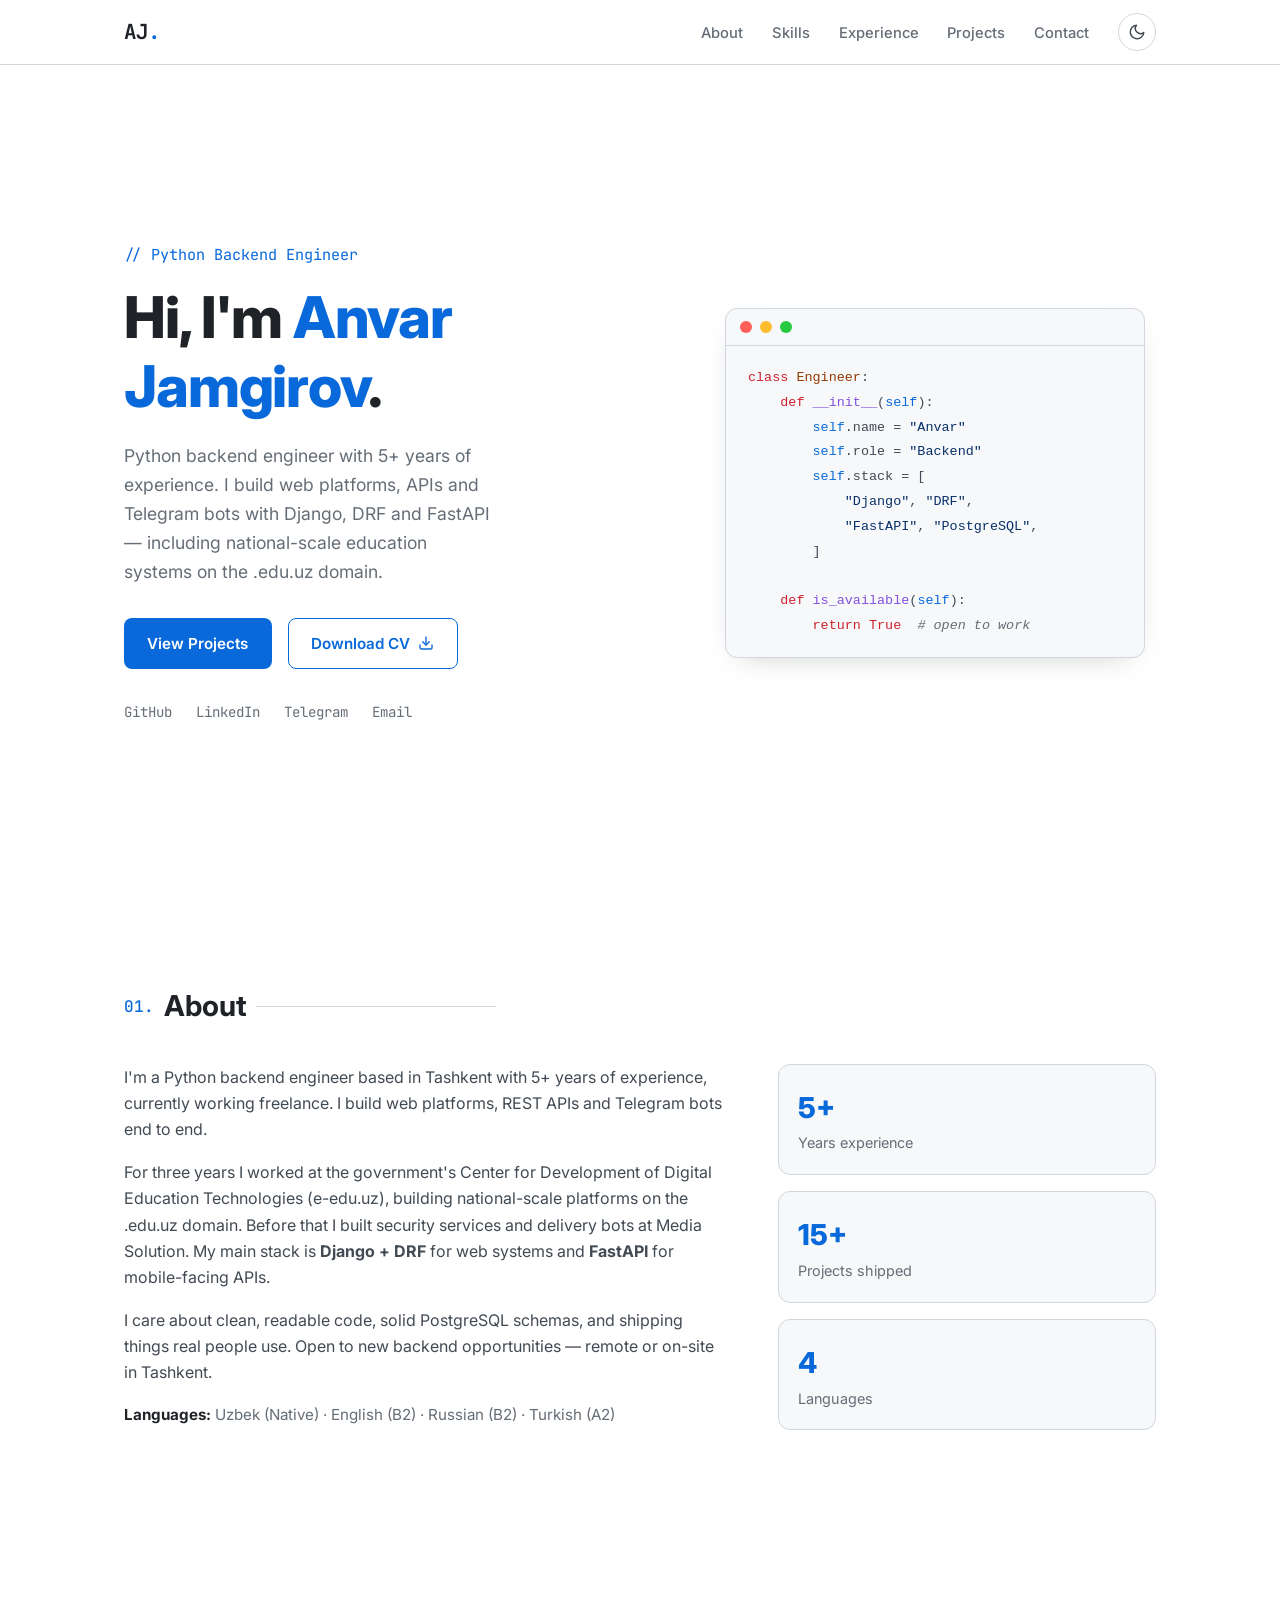
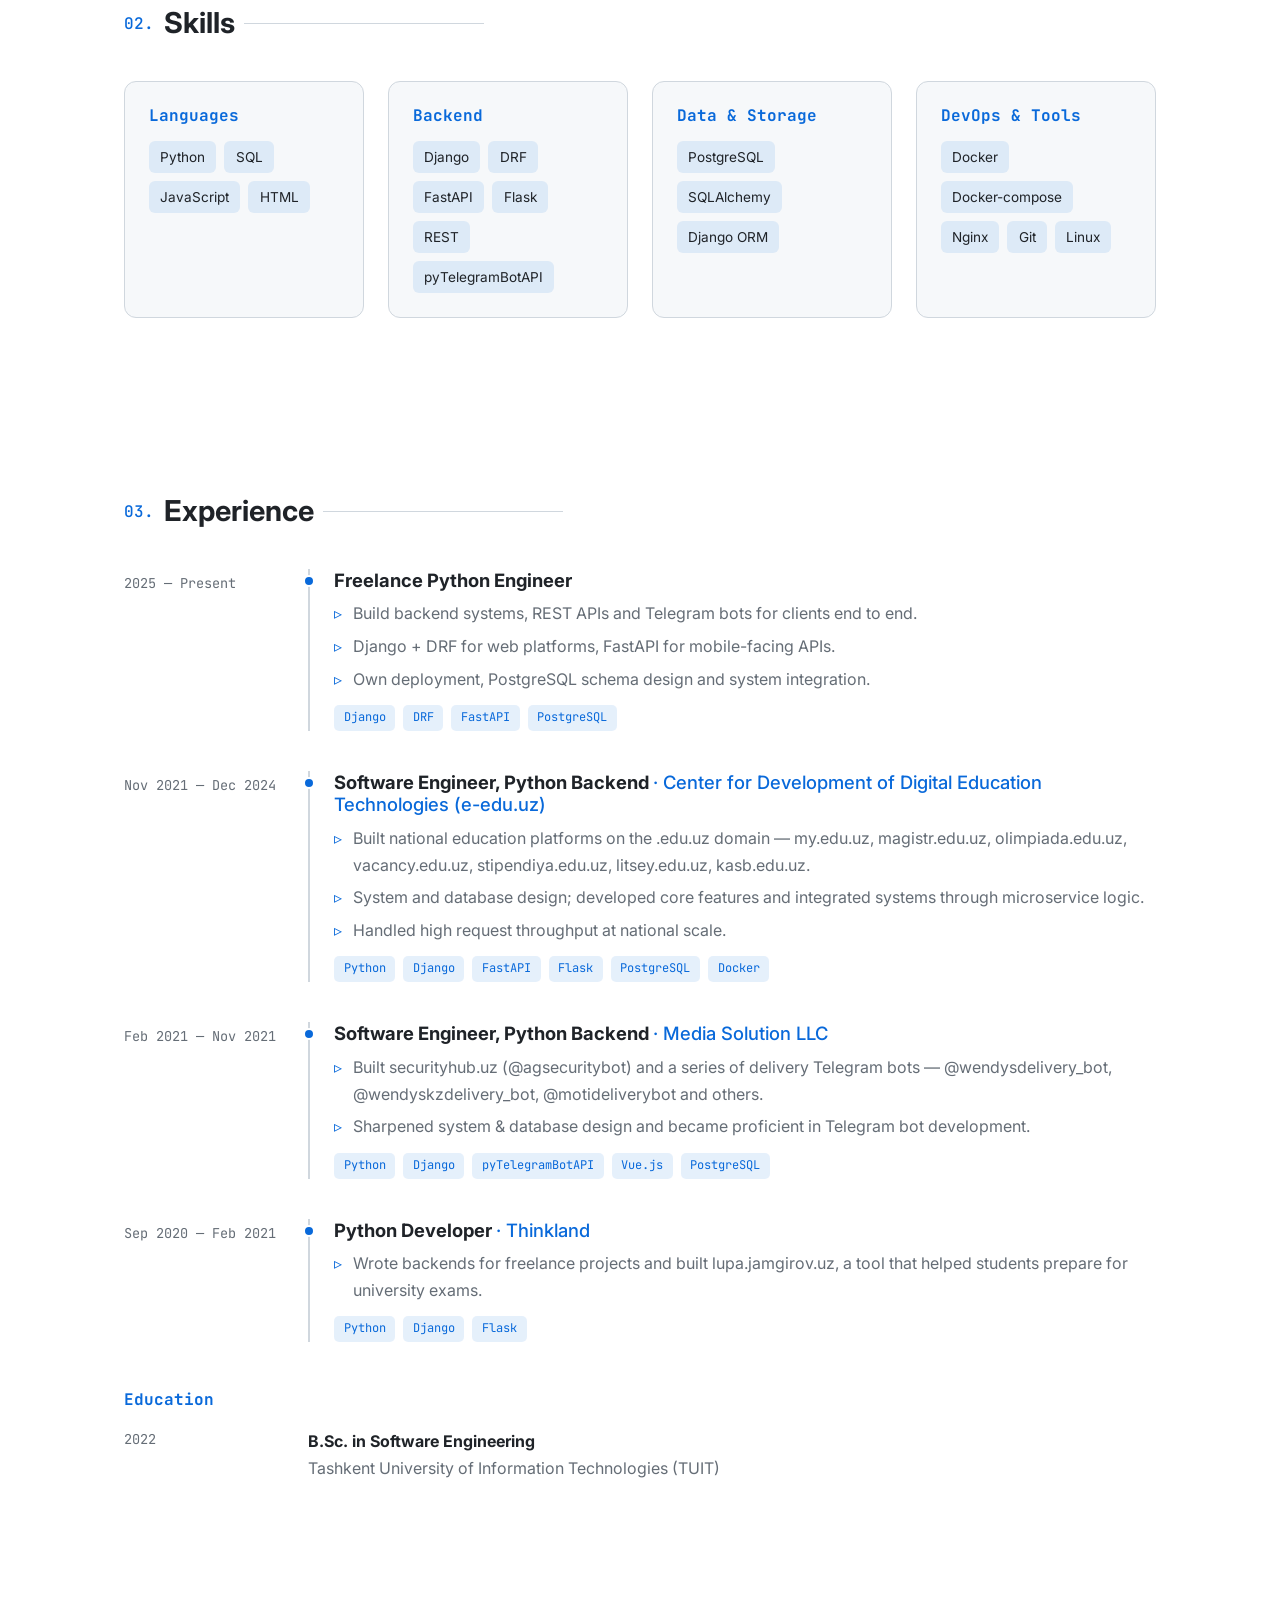
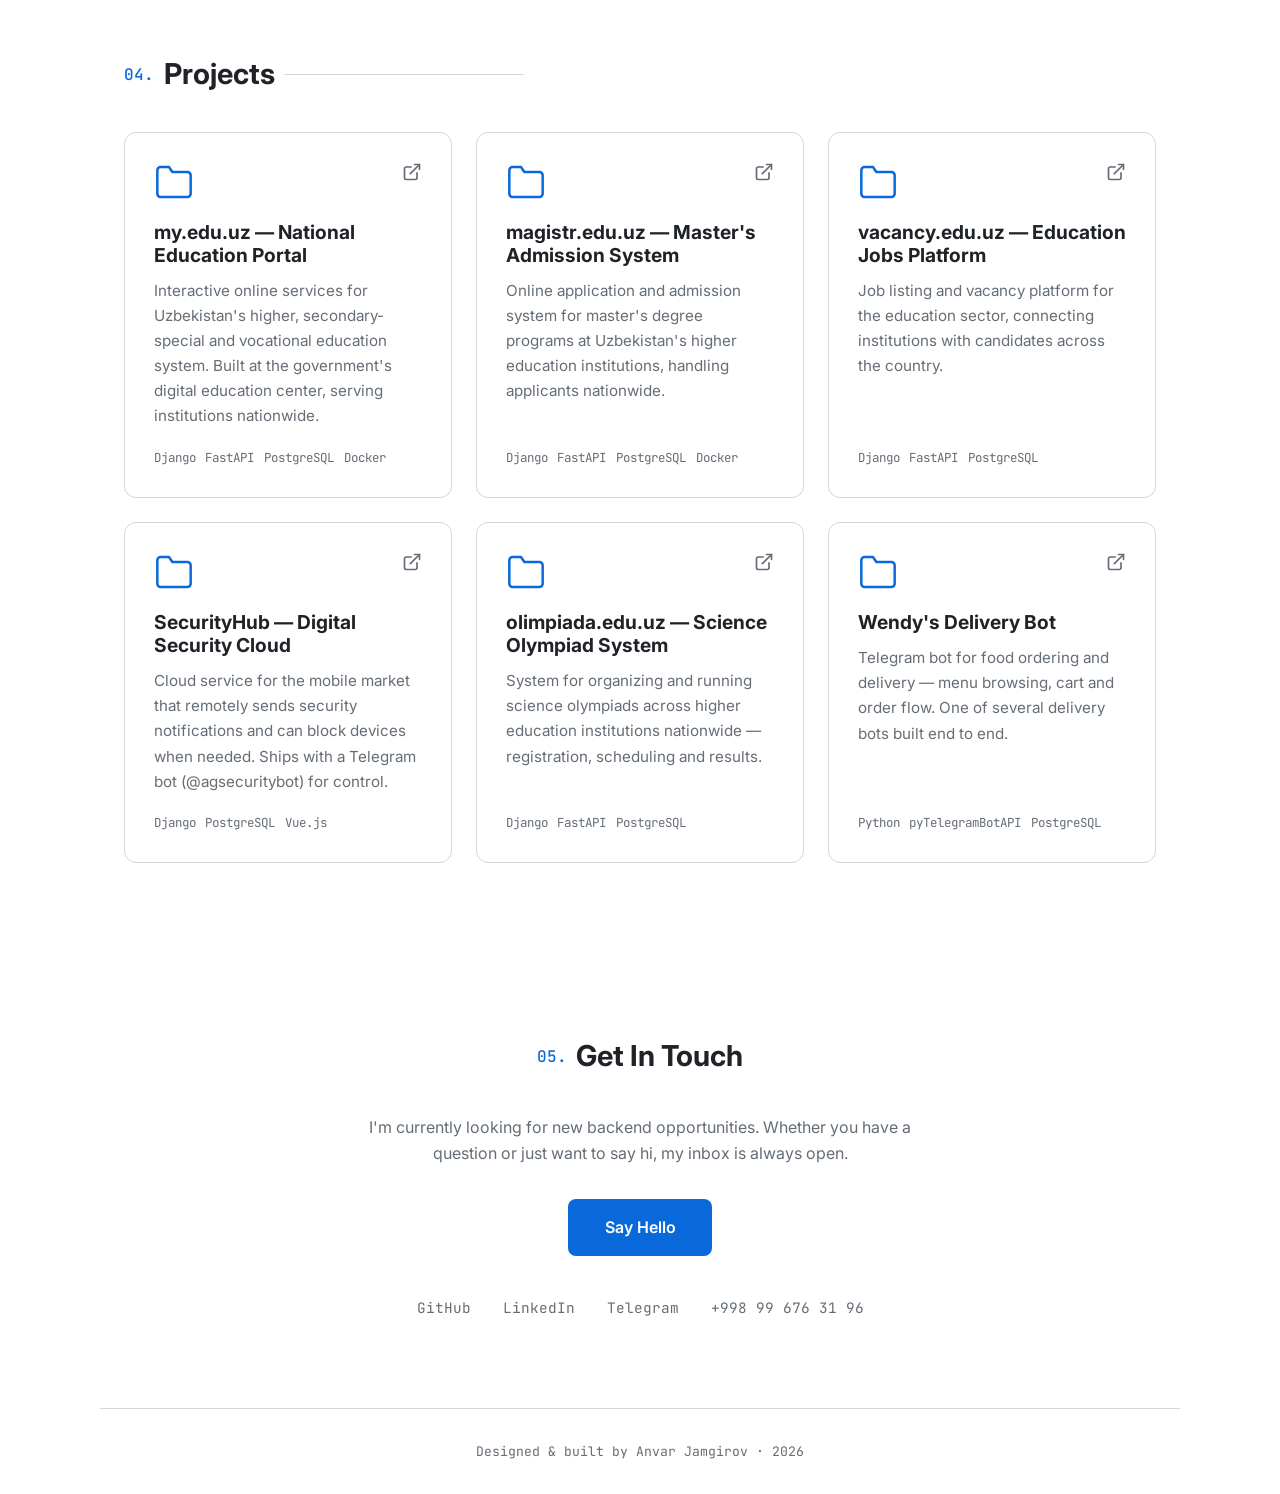
<file: index.html>
<!DOCTYPE html>
<html lang="en">
<head>
  <meta charset="UTF-8" />
  <meta name="viewport" content="width=device-width, initial-scale=1.0" />

  <title>Anvar Jamgirov — Python Backend Engineer</title>
  <meta name="description" content="Python backend engineer with 5+ years of experience. Django, DRF, FastAPI. Builder of national-scale education platforms (.edu.uz), APIs and Telegram bots." />
  <meta name="author" content="Anvar Jamgirov" />

  <!-- Open Graph / ijtimoiy tarmoqlarda ulashganda chiroyli ko'rinadi -->
  <meta property="og:title" content="Anvar Jamgirov — Python Backend Engineer" />
  <meta property="og:description" content="Python backend engineer. Django, DRF, FastAPI. Education platforms, APIs and Telegram bots." />
  <meta property="og:type" content="website" />
  <meta property="og:url" content="https://jamgirov.uz" />
  <!-- <meta property="og:image" content="https://jamgirov.uz/assets/og-image.png" /> -->

  <!-- Favicon: oddiy inline SVG -->
  <link rel="icon" href="data:image/svg+xml,<svg xmlns='http://www.w3.org/2000/svg' viewBox='0 0 100 100'><text y='.9em' font-size='90'>&#128013;</text></svg>" />

  <!-- Shriftlar -->
  <link rel="preconnect" href="https://fonts.googleapis.com" />
  <link rel="preconnect" href="https://fonts.gstatic.com" crossorigin />
  <link href="https://fonts.googleapis.com/css2?family=Inter:wght@400;500;600;700;800&family=JetBrains+Mono:wght@400;500&display=swap" rel="stylesheet" />

  <link rel="stylesheet" href="css/styles.css" />
</head>
<body>
  <a class="skip-link" href="#main">Skip to content</a>

  <!-- ===== Header / Nav ===== -->
  <header class="site-header" id="top">
    <nav class="nav container" aria-label="Primary">
      <a class="nav__logo" href="#top">AJ<span>.</span></a>

      <button class="nav__toggle" aria-label="Toggle menu" aria-expanded="false" aria-controls="nav-menu">
        <span></span><span></span><span></span>
      </button>

      <ul class="nav__menu" id="nav-menu">
        <li><a href="#about">About</a></li>
        <li><a href="#skills">Skills</a></li>
        <li><a href="#experience">Experience</a></li>
        <li><a href="#projects">Projects</a></li>
        <li><a href="#contact">Contact</a></li>
        <li>
          <button class="theme-toggle" aria-label="Toggle dark mode">
            <svg class="icon-sun" width="18" height="18" viewBox="0 0 24 24" fill="none" stroke="currentColor" stroke-width="2" stroke-linecap="round" stroke-linejoin="round"><circle cx="12" cy="12" r="5"/><line x1="12" y1="1" x2="12" y2="3"/><line x1="12" y1="21" x2="12" y2="23"/><line x1="4.22" y1="4.22" x2="5.64" y2="5.64"/><line x1="18.36" y1="18.36" x2="19.78" y2="19.78"/><line x1="1" y1="12" x2="3" y2="12"/><line x1="21" y1="12" x2="23" y2="12"/><line x1="4.22" y1="19.78" x2="5.64" y2="18.36"/><line x1="18.36" y1="5.64" x2="19.78" y2="4.22"/></svg>
            <svg class="icon-moon" width="18" height="18" viewBox="0 0 24 24" fill="none" stroke="currentColor" stroke-width="2" stroke-linecap="round" stroke-linejoin="round"><path d="M21 12.79A9 9 0 1 1 11.21 3 7 7 0 0 0 21 12.79z"/></svg>
          </button>
        </li>
      </ul>
    </nav>
  </header>

  <main id="main">
    <!-- ===== Hero ===== -->
    <section class="hero container">
      <div class="hero__content">
        <p class="hero__eyebrow">// Python Backend Engineer</p>
        <h1 class="hero__title">
          Hi, I'm <span class="accent">Anvar Jamgirov</span>.
        </h1>
        <p class="hero__lead">
          Python backend engineer with 5+ years of experience. I build web
          platforms, APIs and Telegram bots with Django, DRF and FastAPI —
          including national-scale education systems on the .edu.uz domain.
        </p>

        <div class="hero__actions">
          <a class="btn btn--primary" href="#projects">View Projects</a>
          <a class="btn btn--ghost" href="assets/cv.pdf" download>
            Download CV
            <svg width="16" height="16" viewBox="0 0 24 24" fill="none" stroke="currentColor" stroke-width="2" stroke-linecap="round" stroke-linejoin="round"><path d="M21 15v4a2 2 0 0 1-2 2H5a2 2 0 0 1-2-2v-4"/><polyline points="7 10 12 15 17 10"/><line x1="12" y1="15" x2="12" y2="3"/></svg>
          </a>
        </div>

        <ul class="hero__socials">
          <li><a href="https://github.com/anvarjamgirov" aria-label="GitHub" target="_blank" rel="noopener">GitHub</a></li>
          <li><a href="https://www.linkedin.com/in/anvar-jamgirov-%F0%9F%87%B5%F0%9F%87%B8-31947a176/" aria-label="LinkedIn" target="_blank" rel="noopener">LinkedIn</a></li>
          <li><a href="https://t.me/anvarjamgirov" aria-label="Telegram" target="_blank" rel="noopener">Telegram</a></li>
          <li><a href="mailto:anvarjamgirov@gmail.com" aria-label="Email">Email</a></li>
        </ul>
      </div>

      <!-- Dekorativ kod kartochkasi -->
      <div class="hero__card" aria-hidden="true">
        <div class="code-card">
          <div class="code-card__bar">
            <span></span><span></span><span></span>
          </div>
          <pre class="code-card__body"><code><span class="tok-kw">class</span> <span class="tok-cls">Engineer</span>:
    <span class="tok-kw">def</span> <span class="tok-fn">__init__</span>(<span class="tok-var">self</span>):
        <span class="tok-var">self</span>.name = <span class="tok-str">"Anvar"</span>
        <span class="tok-var">self</span>.role = <span class="tok-str">"Backend"</span>
        <span class="tok-var">self</span>.stack = [
            <span class="tok-str">"Django"</span>, <span class="tok-str">"DRF"</span>,
            <span class="tok-str">"FastAPI"</span>, <span class="tok-str">"PostgreSQL"</span>,
        ]

    <span class="tok-kw">def</span> <span class="tok-fn">is_available</span>(<span class="tok-var">self</span>):
        <span class="tok-kw">return</span> <span class="tok-bool">True</span>  <span class="tok-cmt"># open to work</span></code></pre>
        </div>
      </div>
    </section>

    <!-- ===== About ===== -->
    <section class="section container" id="about">
      <h2 class="section__title"><span class="section__num">01.</span> About</h2>
      <div class="about">
        <div class="about__text">
          <p>
            I'm a Python backend engineer based in Tashkent with 5+ years of
            experience, currently working freelance. I build web platforms,
            REST APIs and Telegram bots end to end.
          </p>
          <p>
            For three years I worked at the government's Center for Development
            of Digital Education Technologies (e-edu.uz), building national-scale
            platforms on the .edu.uz domain. Before that I built security
            services and delivery bots at Media Solution. My main stack is
            <strong>Django + DRF</strong> for web systems and <strong>FastAPI</strong>
            for mobile-facing APIs.
          </p>
          <p>
            I care about clean, readable code, solid PostgreSQL schemas, and
            shipping things real people use. Open to new backend opportunities —
            remote or on-site in Tashkent.
          </p>
          <p class="about__langs">
            <strong>Languages:</strong> Uzbek (Native) · English (B2) · Russian (B2) · Turkish (A2)
          </p>
        </div>
        <div class="about__facts">
          <div class="fact"><span class="fact__num">5+</span><span class="fact__label">Years experience</span></div>
          <div class="fact"><span class="fact__num">15+</span><span class="fact__label">Projects shipped</span></div>
          <div class="fact"><span class="fact__num">4</span><span class="fact__label">Languages</span></div>
        </div>
      </div>
    </section>

    <!-- ===== Skills ===== -->
    <section class="section container" id="skills">
      <h2 class="section__title"><span class="section__num">02.</span> Skills</h2>
      <div class="skills">
        <div class="skill-group">
          <h3>Languages</h3>
          <ul>
            <li>Python</li><li>SQL</li><li>JavaScript</li><li>HTML</li>
          </ul>
        </div>
        <div class="skill-group">
          <h3>Backend</h3>
          <ul>
            <li>Django</li><li>DRF</li><li>FastAPI</li><li>Flask</li><li>REST</li><li>pyTelegramBotAPI</li>
          </ul>
        </div>
        <div class="skill-group">
          <h3>Data &amp; Storage</h3>
          <ul>
            <li>PostgreSQL</li><li>SQLAlchemy</li><li>Django ORM</li>
          </ul>
        </div>
        <div class="skill-group">
          <h3>DevOps &amp; Tools</h3>
          <ul>
            <li>Docker</li><li>Docker-compose</li><li>Nginx</li><li>Git</li><li>Linux</li>
          </ul>
        </div>
      </div>
    </section>

    <!-- ===== Experience ===== -->
    <section class="section container" id="experience">
      <h2 class="section__title"><span class="section__num">03.</span> Experience</h2>
      <ol class="timeline">
        <li class="timeline__item">
          <div class="timeline__meta">
            <span class="timeline__date">2025 — Present</span>
          </div>
          <div class="timeline__body">
            <h3>Freelance Python Engineer</h3>
            <ul>
              <li>Build backend systems, REST APIs and Telegram bots for clients end to end.</li>
              <li>Django + DRF for web platforms, FastAPI for mobile-facing APIs.</li>
              <li>Own deployment, PostgreSQL schema design and system integration.</li>
            </ul>
            <div class="tags">
              <span>Django</span><span>DRF</span><span>FastAPI</span><span>PostgreSQL</span>
            </div>
          </div>
        </li>

        <li class="timeline__item">
          <div class="timeline__meta">
            <span class="timeline__date">Nov 2021 — Dec 2024</span>
          </div>
          <div class="timeline__body">
            <h3>Software Engineer, Python Backend <span class="timeline__co">· Center for Development of Digital Education Technologies (e-edu.uz)</span></h3>
            <ul>
              <li>Built national education platforms on the .edu.uz domain — my.edu.uz, magistr.edu.uz, olimpiada.edu.uz, vacancy.edu.uz, stipendiya.edu.uz, litsey.edu.uz, kasb.edu.uz.</li>
              <li>System and database design; developed core features and integrated systems through microservice logic.</li>
              <li>Handled high request throughput at national scale.</li>
            </ul>
            <div class="tags">
              <span>Python</span><span>Django</span><span>FastAPI</span><span>Flask</span><span>PostgreSQL</span><span>Docker</span>
            </div>
          </div>
        </li>

        <li class="timeline__item">
          <div class="timeline__meta">
            <span class="timeline__date">Feb 2021 — Nov 2021</span>
          </div>
          <div class="timeline__body">
            <h3>Software Engineer, Python Backend <span class="timeline__co">· Media Solution LLC</span></h3>
            <ul>
              <li>Built securityhub.uz (@agsecuritybot) and a series of delivery Telegram bots — @wendysdelivery_bot, @wendyskzdelivery_bot, @motideliverybot and others.</li>
              <li>Sharpened system & database design and became proficient in Telegram bot development.</li>
            </ul>
            <div class="tags">
              <span>Python</span><span>Django</span><span>pyTelegramBotAPI</span><span>Vue.js</span><span>PostgreSQL</span>
            </div>
          </div>
        </li>

        <li class="timeline__item">
          <div class="timeline__meta">
            <span class="timeline__date">Sep 2020 — Feb 2021</span>
          </div>
          <div class="timeline__body">
            <h3>Python Developer <span class="timeline__co">· Thinkland</span></h3>
            <ul>
              <li>Wrote backends for freelance projects and built lupa.jamgirov.uz, a tool that helped students prepare for university exams.</li>
            </ul>
            <div class="tags">
              <span>Python</span><span>Django</span><span>Flask</span>
            </div>
          </div>
        </li>
      </ol>

      <div class="education">
        <h3 class="education__title">Education</h3>
        <div class="education__item">
          <span class="education__date">2022</span>
          <div>
            <strong>B.Sc. in Software Engineering</strong>
            <p>Tashkent University of Information Technologies (TUIT)</p>
          </div>
        </div>
      </div>
    </section>

    <!-- ===== Projects ===== -->
    <section class="section container" id="projects">
      <h2 class="section__title"><span class="section__num">04.</span> Projects</h2>
      <div class="projects">

        <!-- 1. my.edu.uz -->
        <article class="project">
          <div class="project__top">
            <svg class="project__folder" width="40" height="40" viewBox="0 0 24 24" fill="none" stroke="currentColor" stroke-width="1.5" stroke-linecap="round" stroke-linejoin="round"><path d="M22 19a2 2 0 0 1-2 2H4a2 2 0 0 1-2-2V5a2 2 0 0 1 2-2h5l2 3h9a2 2 0 0 1 2 2z"/></svg>
            <div class="project__links">
              <a href="https://my.edu.uz" aria-label="Open my.edu.uz" target="_blank" rel="noopener">
                <svg width="20" height="20" viewBox="0 0 24 24" fill="none" stroke="currentColor" stroke-width="2" stroke-linecap="round" stroke-linejoin="round"><path d="M18 13v6a2 2 0 0 1-2 2H5a2 2 0 0 1-2-2V8a2 2 0 0 1 2-2h6"/><polyline points="15 3 21 3 21 9"/><line x1="10" y1="14" x2="21" y2="3"/></svg>
              </a>
            </div>
          </div>
          <h3 class="project__title">my.edu.uz — National Education Portal</h3>
          <p class="project__desc">
            Interactive online services for Uzbekistan's higher, secondary-special
            and vocational education system. Built at the government's digital
            education center, serving institutions nationwide.
          </p>
          <ul class="project__tags">
            <li>Django</li><li>FastAPI</li><li>PostgreSQL</li><li>Docker</li>
          </ul>
        </article>

        <!-- 2. magistr.edu.uz -->
        <article class="project">
          <div class="project__top">
            <svg class="project__folder" width="40" height="40" viewBox="0 0 24 24" fill="none" stroke="currentColor" stroke-width="1.5" stroke-linecap="round" stroke-linejoin="round"><path d="M22 19a2 2 0 0 1-2 2H4a2 2 0 0 1-2-2V5a2 2 0 0 1 2-2h5l2 3h9a2 2 0 0 1 2 2z"/></svg>
            <div class="project__links">
              <a href="https://magistr.edu.uz" aria-label="Open magistr.edu.uz" target="_blank" rel="noopener">
                <svg width="20" height="20" viewBox="0 0 24 24" fill="none" stroke="currentColor" stroke-width="2" stroke-linecap="round" stroke-linejoin="round"><path d="M18 13v6a2 2 0 0 1-2 2H5a2 2 0 0 1-2-2V8a2 2 0 0 1 2-2h6"/><polyline points="15 3 21 3 21 9"/><line x1="10" y1="14" x2="21" y2="3"/></svg>
              </a>
            </div>
          </div>
          <h3 class="project__title">magistr.edu.uz — Master's Admission System</h3>
          <p class="project__desc">
            Online application and admission system for master's degree programs
            at Uzbekistan's higher education institutions, handling applicants
            nationwide.
          </p>
          <ul class="project__tags">
            <li>Django</li><li>FastAPI</li><li>PostgreSQL</li><li>Docker</li>
          </ul>
        </article>

        <!-- 3. vacancy.edu.uz -->
        <article class="project">
          <div class="project__top">
            <svg class="project__folder" width="40" height="40" viewBox="0 0 24 24" fill="none" stroke="currentColor" stroke-width="1.5" stroke-linecap="round" stroke-linejoin="round"><path d="M22 19a2 2 0 0 1-2 2H4a2 2 0 0 1-2-2V5a2 2 0 0 1 2-2h5l2 3h9a2 2 0 0 1 2 2z"/></svg>
            <div class="project__links">
              <a href="https://vacancy.edu.uz" aria-label="Open vacancy.edu.uz" target="_blank" rel="noopener">
                <svg width="20" height="20" viewBox="0 0 24 24" fill="none" stroke="currentColor" stroke-width="2" stroke-linecap="round" stroke-linejoin="round"><path d="M18 13v6a2 2 0 0 1-2 2H5a2 2 0 0 1-2-2V8a2 2 0 0 1 2-2h6"/><polyline points="15 3 21 3 21 9"/><line x1="10" y1="14" x2="21" y2="3"/></svg>
              </a>
            </div>
          </div>
          <h3 class="project__title">vacancy.edu.uz — Education Jobs Platform</h3>
          <p class="project__desc">
            Job listing and vacancy platform for the education sector, connecting
            institutions with candidates across the country.
          </p>
          <ul class="project__tags">
            <li>Django</li><li>FastAPI</li><li>PostgreSQL</li>
          </ul>
        </article>

        <!-- 4. securityhub.uz -->
        <article class="project">
          <div class="project__top">
            <svg class="project__folder" width="40" height="40" viewBox="0 0 24 24" fill="none" stroke="currentColor" stroke-width="1.5" stroke-linecap="round" stroke-linejoin="round"><path d="M22 19a2 2 0 0 1-2 2H4a2 2 0 0 1-2-2V5a2 2 0 0 1 2-2h5l2 3h9a2 2 0 0 1 2 2z"/></svg>
            <div class="project__links">
              <a href="https://securityhub.uz" aria-label="Open securityhub.uz" target="_blank" rel="noopener">
                <svg width="20" height="20" viewBox="0 0 24 24" fill="none" stroke="currentColor" stroke-width="2" stroke-linecap="round" stroke-linejoin="round"><path d="M18 13v6a2 2 0 0 1-2 2H5a2 2 0 0 1-2-2V8a2 2 0 0 1 2-2h6"/><polyline points="15 3 21 3 21 9"/><line x1="10" y1="14" x2="21" y2="3"/></svg>
              </a>
            </div>
          </div>
          <h3 class="project__title">SecurityHub — Digital Security Cloud</h3>
          <p class="project__desc">
            Cloud service for the mobile market that remotely sends security
            notifications and can block devices when needed. Ships with a Telegram
            bot (@agsecuritybot) for control.
          </p>
          <ul class="project__tags">
            <li>Django</li><li>PostgreSQL</li><li>Vue.js</li>
          </ul>
        </article>

        <!-- 5. olimpiada.edu.uz -->
        <article class="project">
          <div class="project__top">
            <svg class="project__folder" width="40" height="40" viewBox="0 0 24 24" fill="none" stroke="currentColor" stroke-width="1.5" stroke-linecap="round" stroke-linejoin="round"><path d="M22 19a2 2 0 0 1-2 2H4a2 2 0 0 1-2-2V5a2 2 0 0 1 2-2h5l2 3h9a2 2 0 0 1 2 2z"/></svg>
            <div class="project__links">
              <a href="https://olimpiada.edu.uz" aria-label="Open olimpiada.edu.uz" target="_blank" rel="noopener">
                <svg width="20" height="20" viewBox="0 0 24 24" fill="none" stroke="currentColor" stroke-width="2" stroke-linecap="round" stroke-linejoin="round"><path d="M18 13v6a2 2 0 0 1-2 2H5a2 2 0 0 1-2-2V8a2 2 0 0 1 2-2h6"/><polyline points="15 3 21 3 21 9"/><line x1="10" y1="14" x2="21" y2="3"/></svg>
              </a>
            </div>
          </div>
          <h3 class="project__title">olimpiada.edu.uz — Science Olympiad System</h3>
          <p class="project__desc">
            System for organizing and running science olympiads across higher
            education institutions nationwide — registration, scheduling and
            results.
          </p>
          <ul class="project__tags">
            <li>Django</li><li>FastAPI</li><li>PostgreSQL</li>
          </ul>
        </article>

        <!-- 6. Wendy's Delivery Bot -->
        <article class="project">
          <div class="project__top">
            <svg class="project__folder" width="40" height="40" viewBox="0 0 24 24" fill="none" stroke="currentColor" stroke-width="1.5" stroke-linecap="round" stroke-linejoin="round"><path d="M22 19a2 2 0 0 1-2 2H4a2 2 0 0 1-2-2V5a2 2 0 0 1 2-2h5l2 3h9a2 2 0 0 1 2 2z"/></svg>
            <div class="project__links">
              <a href="https://t.me/wendysdelivery_bot" aria-label="Open Wendy's Delivery Bot" target="_blank" rel="noopener">
                <svg width="20" height="20" viewBox="0 0 24 24" fill="none" stroke="currentColor" stroke-width="2" stroke-linecap="round" stroke-linejoin="round"><path d="M18 13v6a2 2 0 0 1-2 2H5a2 2 0 0 1-2-2V8a2 2 0 0 1 2-2h6"/><polyline points="15 3 21 3 21 9"/><line x1="10" y1="14" x2="21" y2="3"/></svg>
              </a>
            </div>
          </div>
          <h3 class="project__title">Wendy's Delivery Bot</h3>
          <p class="project__desc">
            Telegram bot for food ordering and delivery — menu browsing, cart and
            order flow. One of several delivery bots built end to end.
          </p>
          <ul class="project__tags">
            <li>Python</li><li>pyTelegramBotAPI</li><li>PostgreSQL</li>
          </ul>
        </article>

      </div>
    </section>

    <!-- ===== Contact ===== -->
    <section class="section container section--contact" id="contact">
      <h2 class="section__title centered"><span class="section__num">05.</span> Get In Touch</h2>
      <p class="contact__lead">
        I'm currently looking for new backend opportunities. Whether you have a
        question or just want to say hi, my inbox is always open.
      </p>
      <a class="btn btn--primary btn--lg" href="mailto:anvarjamgirov@gmail.com">Say Hello</a>

      <ul class="contact__socials">
        <li><a href="https://github.com/anvarjamgirov" target="_blank" rel="noopener">GitHub</a></li>
        <li><a href="https://www.linkedin.com/in/anvar-jamgirov-%F0%9F%87%B5%F0%9F%87%B8-31947a176/" target="_blank" rel="noopener">LinkedIn</a></li>
        <li><a href="https://t.me/anvarjamgirov" target="_blank" rel="noopener">Telegram</a></li>
        <li><a href="tel:+998996763196">+998 99 676 31 96</a></li>
      </ul>
    </section>
  </main>

  <footer class="footer container">
    <p>Designed &amp; built by Anvar Jamgirov · <span id="year"></span></p>
  </footer>

  <script src="js/main.js"></script>
</body>
</html>
</file>
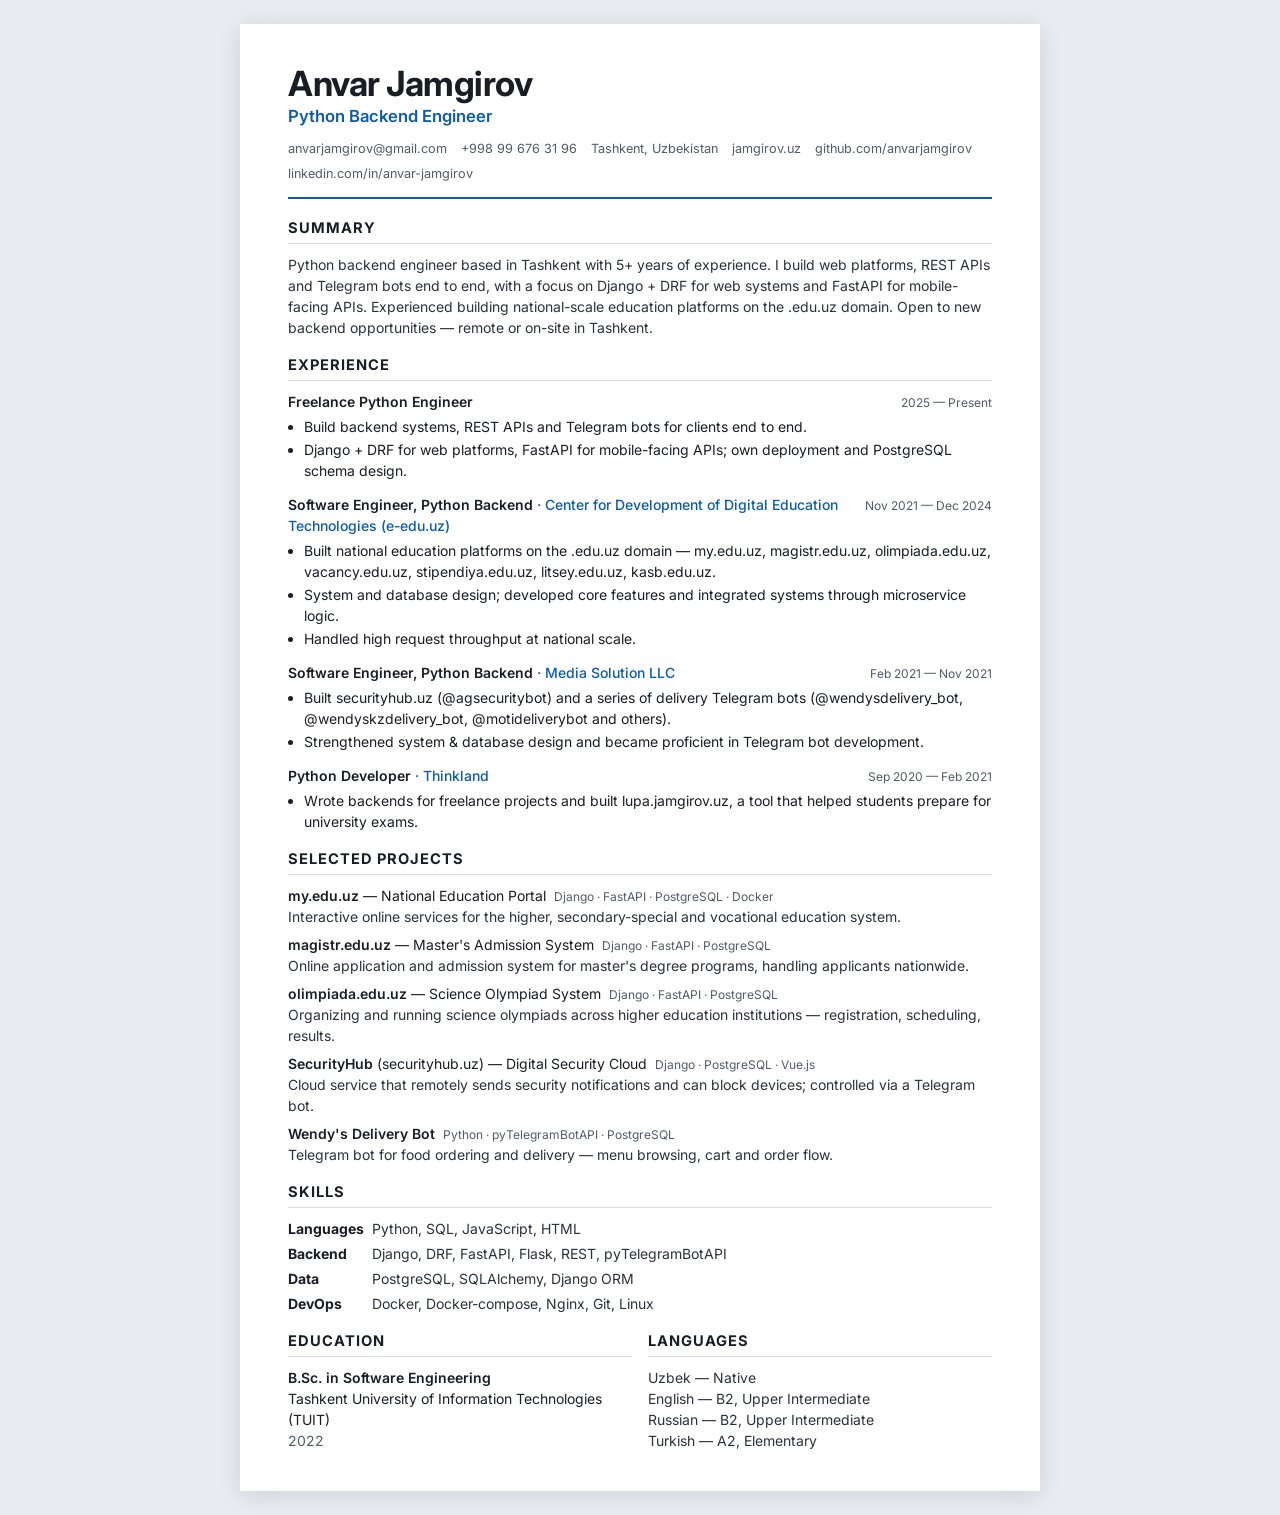
<file: cv.html>
<!DOCTYPE html>
<html lang="en">
<head>
  <meta charset="UTF-8" />
  <meta name="viewport" content="width=device-width, initial-scale=1.0" />
  <title>Anvar Jamgirov — CV</title>
  <meta name="description" content="Curriculum Vitae of Anvar Jamgirov, Python Backend Engineer." />

  <link rel="preconnect" href="https://fonts.googleapis.com" />
  <link rel="preconnect" href="https://fonts.gstatic.com" crossorigin />
  <link href="https://fonts.googleapis.com/css2?family=Inter:wght@400;500;600;700&display=swap" rel="stylesheet" />

  <style>
    /* ===== Print-ready CV — A4, ATS-friendly ===== */
    :root {
      --ink: #1a1d24;
      --muted: #545b66;
      --accent: #0b5cad;
      --rule: #d7dce3;
      --bg: #ffffff;
    }
    * { box-sizing: border-box; margin: 0; padding: 0; }

    html { background: #e9edf2; }
    body {
      font-family: 'Inter', system-ui, -apple-system, 'Segoe UI', sans-serif;
      color: var(--ink);
      line-height: 1.5;
      font-size: 10.5pt;
      -webkit-font-smoothing: antialiased;
    }

    /* The page sheet */
    .sheet {
      max-width: 800px;
      margin: 24px auto;
      background: var(--bg);
      padding: 40px 48px;
      box-shadow: 0 4px 24px rgba(0, 0, 0, 0.12);
    }

    a { color: var(--accent); text-decoration: none; }

    /* ---- Header ---- */
    .cv-header { border-bottom: 2px solid var(--accent); padding-bottom: 14px; margin-bottom: 18px; }
    .cv-name { font-size: 26pt; font-weight: 700; letter-spacing: -0.5px; line-height: 1.1; }
    .cv-role { font-size: 12.5pt; font-weight: 600; color: var(--accent); margin-top: 2px; }
    .cv-contact {
      margin-top: 10px;
      display: flex;
      flex-wrap: wrap;
      gap: 6px 14px;
      font-size: 9.5pt;
      color: var(--muted);
    }
    .cv-contact span { white-space: nowrap; }
    .cv-contact a { color: var(--muted); }

    /* ---- Sections ---- */
    section { margin-top: 16px; }
    .sec-title {
      font-size: 11pt;
      font-weight: 700;
      text-transform: uppercase;
      letter-spacing: 1px;
      color: var(--ink);
      border-bottom: 1px solid var(--rule);
      padding-bottom: 4px;
      margin-bottom: 10px;
    }

    .summary { color: #2c313a; }

    /* ---- Experience ---- */
    .job { margin-bottom: 13px; break-inside: avoid; }
    .job:last-child { margin-bottom: 0; }
    .job-head { display: flex; justify-content: space-between; align-items: baseline; gap: 12px; }
    .job-title { font-weight: 600; font-size: 10.5pt; }
    .job-co { color: var(--accent); font-weight: 500; }
    .job-date { color: var(--muted); font-size: 9pt; white-space: nowrap; }
    .job ul { margin: 4px 0 0 16px; }
    .job li { margin-bottom: 2px; }

    /* ---- Two-column block for skills/edu/langs ---- */
    .grid-2 { display: grid; grid-template-columns: 1fr 1fr; gap: 16px; }

    .skill-row { margin-bottom: 4px; }
    .skill-row b { display: inline-block; min-width: 84px; color: var(--ink); }
    .skill-row span { color: #2c313a; }

    .proj { margin-bottom: 7px; break-inside: avoid; }
    .proj b { font-weight: 600; }
    .proj .p-tech { color: var(--muted); font-size: 9pt; }
    .proj .p-desc { color: #2c313a; }

    .edu-line b { font-weight: 600; }
    .edu-line span { color: var(--muted); }

    .lang-line { color: #2c313a; }

    /* ---- Print ---- */
    @page { size: A4; margin: 14mm; }
    @media print {
      html, body { background: #fff; }
      .sheet { box-shadow: none; margin: 0; max-width: none; padding: 0; }
      a { color: var(--ink); }
      .cv-contact a { color: var(--muted); }
    }
  </style>
</head>
<body>
  <div class="sheet">

    <!-- ===== Header ===== -->
    <header class="cv-header">
      <div class="cv-name">Anvar Jamgirov</div>
      <div class="cv-role">Python Backend Engineer</div>
      <div class="cv-contact">
        <span><a href="mailto:anvarjamgirov@gmail.com">anvarjamgirov@gmail.com</a></span>
        <span>+998 99 676 31 96</span>
        <span>Tashkent, Uzbekistan</span>
        <span><a href="https://jamgirov.uz">jamgirov.uz</a></span>
        <span><a href="https://github.com/anvarjamgirov">github.com/anvarjamgirov</a></span>
        <span><a href="https://www.linkedin.com/in/anvar-jamgirov-%F0%9F%87%B5%F0%9F%87%B8-31947a176/">linkedin.com/in/anvar-jamgirov</a></span>
      </div>
    </header>

    <!-- ===== Summary ===== -->
    <section>
      <div class="sec-title">Summary</div>
      <p class="summary">
        Python backend engineer based in Tashkent with 5+ years of experience.
        I build web platforms, REST APIs and Telegram bots end to end, with a
        focus on Django + DRF for web systems and FastAPI for mobile-facing
        APIs. Experienced building national-scale education platforms on the
        .edu.uz domain. Open to new backend opportunities — remote or on-site
        in Tashkent.
      </p>
    </section>

    <!-- ===== Experience ===== -->
    <section>
      <div class="sec-title">Experience</div>

      <div class="job">
        <div class="job-head">
          <div class="job-title">Freelance Python Engineer</div>
          <div class="job-date">2025 — Present</div>
        </div>
        <ul>
          <li>Build backend systems, REST APIs and Telegram bots for clients end to end.</li>
          <li>Django + DRF for web platforms, FastAPI for mobile-facing APIs; own deployment and PostgreSQL schema design.</li>
        </ul>
      </div>

      <div class="job">
        <div class="job-head">
          <div class="job-title">Software Engineer, Python Backend <span class="job-co">· Center for Development of Digital Education Technologies (e-edu.uz)</span></div>
          <div class="job-date">Nov 2021 — Dec 2024</div>
        </div>
        <ul>
          <li>Built national education platforms on the .edu.uz domain — my.edu.uz, magistr.edu.uz, olimpiada.edu.uz, vacancy.edu.uz, stipendiya.edu.uz, litsey.edu.uz, kasb.edu.uz.</li>
          <li>System and database design; developed core features and integrated systems through microservice logic.</li>
          <li>Handled high request throughput at national scale.</li>
        </ul>
      </div>

      <div class="job">
        <div class="job-head">
          <div class="job-title">Software Engineer, Python Backend <span class="job-co">· Media Solution LLC</span></div>
          <div class="job-date">Feb 2021 — Nov 2021</div>
        </div>
        <ul>
          <li>Built securityhub.uz (@agsecuritybot) and a series of delivery Telegram bots (@wendysdelivery_bot, @wendyskzdelivery_bot, @motideliverybot and others).</li>
          <li>Strengthened system &amp; database design and became proficient in Telegram bot development.</li>
        </ul>
      </div>

      <div class="job">
        <div class="job-head">
          <div class="job-title">Python Developer <span class="job-co">· Thinkland</span></div>
          <div class="job-date">Sep 2020 — Feb 2021</div>
        </div>
        <ul>
          <li>Wrote backends for freelance projects and built lupa.jamgirov.uz, a tool that helped students prepare for university exams.</li>
        </ul>
      </div>
    </section>

    <!-- ===== Selected Projects ===== -->
    <section>
      <div class="sec-title">Selected Projects</div>

      <div class="proj">
        <b>my.edu.uz</b> — National Education Portal &nbsp;<span class="p-tech">Django · FastAPI · PostgreSQL · Docker</span>
        <div class="p-desc">Interactive online services for the higher, secondary-special and vocational education system.</div>
      </div>
      <div class="proj">
        <b>magistr.edu.uz</b> — Master's Admission System &nbsp;<span class="p-tech">Django · FastAPI · PostgreSQL</span>
        <div class="p-desc">Online application and admission system for master's degree programs, handling applicants nationwide.</div>
      </div>
      <div class="proj">
        <b>olimpiada.edu.uz</b> — Science Olympiad System &nbsp;<span class="p-tech">Django · FastAPI · PostgreSQL</span>
        <div class="p-desc">Organizing and running science olympiads across higher education institutions — registration, scheduling, results.</div>
      </div>
      <div class="proj">
        <b>SecurityHub</b> (securityhub.uz) — Digital Security Cloud &nbsp;<span class="p-tech">Django · PostgreSQL · Vue.js</span>
        <div class="p-desc">Cloud service that remotely sends security notifications and can block devices; controlled via a Telegram bot.</div>
      </div>
      <div class="proj">
        <b>Wendy's Delivery Bot</b> &nbsp;<span class="p-tech">Python · pyTelegramBotAPI · PostgreSQL</span>
        <div class="p-desc">Telegram bot for food ordering and delivery — menu browsing, cart and order flow.</div>
      </div>
    </section>

    <!-- ===== Skills / Education / Languages ===== -->
    <section>
      <div class="sec-title">Skills</div>
      <div class="skill-row"><b>Languages</b><span>Python, SQL, JavaScript, HTML</span></div>
      <div class="skill-row"><b>Backend</b><span>Django, DRF, FastAPI, Flask, REST, pyTelegramBotAPI</span></div>
      <div class="skill-row"><b>Data</b><span>PostgreSQL, SQLAlchemy, Django ORM</span></div>
      <div class="skill-row"><b>DevOps</b><span>Docker, Docker-compose, Nginx, Git, Linux</span></div>
    </section>

    <section>
      <div class="grid-2">
        <div>
          <div class="sec-title">Education</div>
          <div class="edu-line">
            <b>B.Sc. in Software Engineering</b><br />
            Tashkent University of Information Technologies (TUIT)<br />
            <span>2022</span>
          </div>
        </div>
        <div>
          <div class="sec-title">Languages</div>
          <div class="lang-line">
            Uzbek — Native<br />
            English — B2, Upper Intermediate<br />
            Russian — B2, Upper Intermediate<br />
            Turkish — A2, Elementary
          </div>
        </div>
      </div>
    </section>

  </div>
</body>
</html>
</file>
<file: css/styles.css>
/* ===========================================================
   Anvar Jamgirov — Portfolio
   Minimalist single-page CV. Plain CSS, no framework.
   Theme tokens live in :root and [data-theme="light"].
   =========================================================== */

/* ----- Theme tokens (dark by default) ----- */
:root {
  --bg:            #0d1117;
  --bg-soft:       #161b22;
  --bg-card:       #161b22;
  --border:        #21262d;
  --text:          #c9d1d9;
  --text-strong:   #f0f6fc;
  --text-muted:    #8b949e;
  --accent:        #58a6ff;
  --accent-soft:   rgba(88, 166, 255, 0.12);
  --shadow:        0 10px 30px -15px rgba(0, 0, 0, 0.7);

  --font-sans: 'Inter', system-ui, -apple-system, 'Segoe UI', sans-serif;
  --font-mono: 'JetBrains Mono', 'SF Mono', Menlo, monospace;

  --max-width: 1080px;
  --radius: 12px;
  --transition: 0.25s ease;
}

[data-theme="light"] {
  --bg:            #ffffff;
  --bg-soft:       #f6f8fa;
  --bg-card:       #ffffff;
  --border:        #d0d7de;
  --text:          #424a53;
  --text-strong:   #1f2328;
  --text-muted:    #656d76;
  --accent:        #0969da;
  --accent-soft:   rgba(9, 105, 218, 0.10);
  --shadow:        0 10px 30px -18px rgba(31, 35, 40, 0.35);
}

/* ----- Reset ----- */
*, *::before, *::after { box-sizing: border-box; margin: 0; padding: 0; }

html { scroll-behavior: smooth; scroll-padding-top: 80px; overflow-x: hidden; }

body {
  font-family: var(--font-sans);
  background: var(--bg);
  color: var(--text);
  line-height: 1.65;
  -webkit-font-smoothing: antialiased;
  transition: background var(--transition), color var(--transition);
  overflow-x: hidden;
  width: 100%;
}

@media (prefers-reduced-motion: reduce) {
  html { scroll-behavior: auto; }
  * { transition: none !important; animation: none !important; }
}

a { color: var(--accent); text-decoration: none; transition: color var(--transition); }
a:hover { color: var(--text-strong); }

ul { list-style: none; }

h1, h2, h3 { color: var(--text-strong); line-height: 1.2; }

:focus-visible {
  outline: 2px solid var(--accent);
  outline-offset: 3px;
  border-radius: 4px;
}

.skip-link {
  position: absolute;
  left: -999px;
  top: 0;
  background: var(--accent);
  color: #fff;
  padding: 0.6rem 1rem;
  z-index: 999;
}
.skip-link:focus { left: 1rem; top: 1rem; }

/* ----- Layout ----- */
.container {
  width: 100%;
  max-width: var(--max-width);
  margin-inline: auto;
  padding-inline: 1.5rem;
}

.section { padding-block: 5.5rem; }

.section__title {
  display: flex;
  align-items: center;
  gap: 0.6rem;
  font-size: clamp(1.4rem, 3vw, 1.8rem);
  margin-bottom: 2.5rem;
}
.section__title.centered { justify-content: center; }
.section__num {
  font-family: var(--font-mono);
  color: var(--accent);
  font-size: 1rem;
  font-weight: 500;
}
.section__title::after {
  content: "";
  flex: 1;
  height: 1px;
  background: var(--border);
  max-width: 240px;
}
.section__title.centered::after { display: none; }

/* ----- Header / Nav ----- */
.site-header {
  position: sticky;
  top: 0;
  z-index: 100;
  backdrop-filter: blur(10px);
  background: color-mix(in srgb, var(--bg) 80%, transparent);
  border-bottom: 1px solid var(--border);
}

.nav {
  display: flex;
  align-items: center;
  justify-content: space-between;
  height: 64px;
}

.nav__logo {
  font-family: var(--font-mono);
  font-weight: 700;
  font-size: 1.3rem;
  color: var(--text-strong);
}
.nav__logo span { color: var(--accent); }

.nav__menu {
  display: flex;
  align-items: center;
  gap: 1.8rem;
}
.nav__menu a {
  color: var(--text-muted);
  font-size: 0.92rem;
  font-weight: 500;
}
.nav__menu a:hover { color: var(--accent); }

.theme-toggle {
  display: grid;
  place-items: center;
  width: 38px;
  height: 38px;
  border: 1px solid var(--border);
  border-radius: 50%;
  background: transparent;
  color: var(--text);
  cursor: pointer;
  transition: border-color var(--transition), color var(--transition);
}
.theme-toggle:hover { color: var(--accent); border-color: var(--accent); }
.icon-moon { display: none; }
[data-theme="light"] .icon-sun  { display: none; }
[data-theme="light"] .icon-moon { display: block; }

.nav__toggle {
  display: none;
  flex-direction: column;
  gap: 5px;
  background: none;
  border: none;
  cursor: pointer;
  padding: 6px;
}
.nav__toggle span {
  width: 24px;
  height: 2px;
  background: var(--text-strong);
  transition: transform var(--transition), opacity var(--transition);
}

/* ----- Hero ----- */
.hero {
  display: grid;
  grid-template-columns: 1.1fr 0.9fr;
  gap: 3rem;
  align-items: center;
  min-height: calc(100vh - 64px);
  padding-block: 3rem;
}

.hero__eyebrow {
  font-family: var(--font-mono);
  color: var(--accent);
  font-size: 0.95rem;
  margin-bottom: 1rem;
}
.hero__title {
  font-size: clamp(2.2rem, 6vw, 3.6rem);
  font-weight: 800;
  letter-spacing: -0.02em;
  margin-bottom: 1.2rem;
}
.accent { color: var(--accent); }
.hero__lead {
  font-size: 1.1rem;
  color: var(--text-muted);
  max-width: 34ch;
  margin-bottom: 2rem;
}

.hero__actions {
  display: flex;
  gap: 1rem;
  flex-wrap: wrap;
  margin-bottom: 2rem;
}

.hero__socials {
  display: flex;
  gap: 1.5rem;
  font-family: var(--font-mono);
  font-size: 0.88rem;
}
.hero__socials a { color: var(--text-muted); }
.hero__socials a:hover { color: var(--accent); }

/* Code card */
.hero__card { display: flex; justify-content: center; }
.code-card {
  width: 100%;
  max-width: 420px;
  background: var(--bg-soft);
  border: 1px solid var(--border);
  border-radius: var(--radius);
  box-shadow: var(--shadow);
  overflow: hidden;
}
.code-card__bar {
  display: flex;
  gap: 8px;
  padding: 12px 14px;
  border-bottom: 1px solid var(--border);
}
.code-card__bar span {
  width: 12px; height: 12px; border-radius: 50%;
  background: var(--border);
}
.code-card__bar span:nth-child(1) { background: #ff5f56; }
.code-card__bar span:nth-child(2) { background: #ffbd2e; }
.code-card__bar span:nth-child(3) { background: #27c93f; }
.code-card__body {
  padding: 1.2rem 1.4rem;
  font-family: var(--font-mono);
  font-size: 0.84rem;
  line-height: 1.7;
  overflow-x: auto;
  color: var(--text);
}
.tok-kw   { color: #ff7b72; }
.tok-cls  { color: #f0c674; }
.tok-fn   { color: #d2a8ff; }
.tok-str  { color: #a5d6ff; }
.tok-var  { color: #79c0ff; }
.tok-bool { color: #ff7b72; }
.tok-cmt  { color: var(--text-muted); font-style: italic; }
[data-theme="light"] .tok-kw   { color: #cf222e; }
[data-theme="light"] .tok-cls  { color: #953800; }
[data-theme="light"] .tok-fn   { color: #8250df; }
[data-theme="light"] .tok-str  { color: #0a3069; }
[data-theme="light"] .tok-var  { color: #0969da; }
[data-theme="light"] .tok-bool { color: #cf222e; }

/* ----- Buttons ----- */
.btn {
  display: inline-flex;
  align-items: center;
  gap: 0.5rem;
  padding: 0.75rem 1.4rem;
  border-radius: 8px;
  font-weight: 600;
  font-size: 0.95rem;
  cursor: pointer;
  border: 1px solid transparent;
  transition: transform var(--transition), background var(--transition), color var(--transition), border-color var(--transition);
}
.btn:hover { transform: translateY(-2px); }
.btn--primary { background: var(--accent); color: #fff; }
.btn--primary:hover { color: #fff; opacity: 0.92; }
.btn--ghost { border-color: var(--accent); color: var(--accent); background: transparent; }
.btn--ghost:hover { background: var(--accent-soft); color: var(--accent); }
.btn--lg { padding: 0.9rem 2.2rem; font-size: 1rem; }

/* ----- About ----- */
.about {
  display: grid;
  grid-template-columns: 1.6fr 1fr;
  gap: 3rem;
  align-items: start;
}
.about__text p + p { margin-top: 1rem; }
.about__facts {
  display: grid;
  gap: 1rem;
}
.fact {
  display: flex;
  flex-direction: column;
  padding: 1.2rem;
  background: var(--bg-soft);
  border: 1px solid var(--border);
  border-radius: var(--radius);
}
.fact__num { font-size: 1.8rem; font-weight: 800; color: var(--accent); }
.fact__label { color: var(--text-muted); font-size: 0.9rem; }

/* ----- Skills ----- */
.skills {
  display: grid;
  grid-template-columns: repeat(auto-fit, minmax(220px, 1fr));
  gap: 1.5rem;
}
.skill-group {
  padding: 1.5rem;
  background: var(--bg-soft);
  border: 1px solid var(--border);
  border-radius: var(--radius);
  transition: transform var(--transition), border-color var(--transition);
}
.skill-group:hover { transform: translateY(-4px); border-color: var(--accent); }
.skill-group h3 {
  font-size: 1rem;
  margin-bottom: 1rem;
  color: var(--accent);
  font-family: var(--font-mono);
}
.skill-group ul {
  display: flex;
  flex-wrap: wrap;
  gap: 0.5rem;
}
.skill-group li {
  font-size: 0.85rem;
  padding: 0.3rem 0.7rem;
  background: var(--accent-soft);
  color: var(--text-strong);
  border-radius: 6px;
}

/* ----- Timeline / Experience ----- */
.timeline { position: relative; }
.timeline__item {
  display: grid;
  grid-template-columns: 160px 1fr;
  gap: 1.5rem;
  padding-bottom: 2.5rem;
  position: relative;
}
.timeline__item:last-child { padding-bottom: 0; }
.timeline__date {
  font-family: var(--font-mono);
  font-size: 0.85rem;
  color: var(--text-muted);
}
.timeline__body {
  border-left: 2px solid var(--border);
  padding-left: 1.5rem;
  position: relative;
}
.timeline__body::before {
  content: "";
  position: absolute;
  left: -7px;
  top: 6px;
  width: 12px;
  height: 12px;
  border-radius: 50%;
  background: var(--accent);
  border: 2px solid var(--bg);
}
.timeline__body h3 { font-size: 1.15rem; margin-bottom: 0.6rem; }
.timeline__co { color: var(--accent); font-weight: 500; }
.timeline__body ul { margin: 0.6rem 0; }
.timeline__body li {
  position: relative;
  padding-left: 1.2rem;
  margin-bottom: 0.4rem;
  color: var(--text-muted);
}
.timeline__body li::before {
  content: "▹";
  position: absolute;
  left: 0;
  color: var(--accent);
}
.tags { display: flex; flex-wrap: wrap; gap: 0.5rem; margin-top: 0.8rem; }
.tags span {
  font-family: var(--font-mono);
  font-size: 0.75rem;
  padding: 0.2rem 0.6rem;
  background: var(--accent-soft);
  color: var(--accent);
  border-radius: 5px;
}

/* ----- Projects ----- */
.projects {
  display: grid;
  grid-template-columns: repeat(auto-fit, minmax(280px, 1fr));
  gap: 1.5rem;
}
.project {
  display: flex;
  flex-direction: column;
  padding: 1.8rem;
  background: var(--bg-card);
  border: 1px solid var(--border);
  border-radius: var(--radius);
  transition: transform var(--transition), border-color var(--transition), box-shadow var(--transition);
}
.project:hover {
  transform: translateY(-6px);
  border-color: var(--accent);
  box-shadow: var(--shadow);
}
.project__top {
  display: flex;
  align-items: flex-start;
  justify-content: space-between;
  margin-bottom: 1.2rem;
}
.project__folder { color: var(--accent); }
.project__links { display: flex; gap: 0.8rem; }
.project__links a { color: var(--text-muted); display: grid; place-items: center; }
.project__links a:hover { color: var(--accent); transform: translateY(-2px); }
.project__title { font-size: 1.2rem; margin-bottom: 0.7rem; }
.project__desc { color: var(--text-muted); font-size: 0.95rem; flex: 1; }
.project__tags {
  display: flex;
  flex-wrap: wrap;
  gap: 0.6rem;
  margin-top: 1.2rem;
  font-family: var(--font-mono);
  font-size: 0.78rem;
  color: var(--text-muted);
}

/* ----- Contact ----- */
.section--contact { text-align: center; max-width: 640px; }
.contact__lead { color: var(--text-muted); margin-bottom: 2rem; }
.contact__socials {
  display: flex;
  justify-content: center;
  gap: 2rem;
  margin-top: 2.5rem;
  font-family: var(--font-mono);
  font-size: 0.9rem;
}
.contact__socials a { color: var(--text-muted); }
.contact__socials a:hover { color: var(--accent); }

/* ----- Footer ----- */
.footer {
  text-align: center;
  padding-block: 2rem;
  color: var(--text-muted);
  font-family: var(--font-mono);
  font-size: 0.82rem;
  border-top: 1px solid var(--border);
}

/* ----- Scroll reveal ----- */
.reveal {
  opacity: 0;
  transform: translateY(24px);
  transition: opacity 0.6s ease, transform 0.6s ease;
}
.reveal.is-visible { opacity: 1; transform: none; }

/* ----- Responsive ----- */
@media (max-width: 820px) {
  .hero {
    grid-template-columns: 1fr;
    min-height: auto;
    padding-block: 3rem 4rem;
    text-align: left;
  }
  .hero__card { order: -1; }
  .code-card { max-width: 360px; }
  .about { grid-template-columns: 1fr; }
  .about__facts { grid-template-columns: repeat(3, 1fr); }

  /* backdrop-filter establishes a containing block that traps the fixed
     drawer inside the 64px header — disable it on mobile, use a solid bg */
  .site-header {
    backdrop-filter: none;
    -webkit-backdrop-filter: none;
    background: var(--bg);
  }

  .nav__toggle { display: flex; z-index: 110; }
  .nav__menu {
    position: fixed;
    inset: 0 0 0 auto;
    width: min(75vw, 300px);
    flex-direction: column;
    justify-content: center;
    gap: 2rem;
    background: var(--bg-soft);
    border-left: 1px solid var(--border);
    box-shadow: -10px 0 30px -15px rgba(0, 0, 0, 0.5);
    transform: translateX(100%);
    visibility: hidden;
    transition: transform var(--transition), visibility var(--transition);
  }
  .nav__menu.is-open { transform: translateX(0); visibility: visible; }
  .nav__toggle[aria-expanded="true"] span:nth-child(1) { transform: translateY(7px) rotate(45deg); }
  .nav__toggle[aria-expanded="true"] span:nth-child(2) { opacity: 0; }
  .nav__toggle[aria-expanded="true"] span:nth-child(3) { transform: translateY(-7px) rotate(-45deg); }
}

/* ----- Education ----- */
.education { margin-top: 3rem; }
.education__title {
  font-family: var(--font-mono);
  color: var(--accent);
  font-size: 1rem;
  margin-bottom: 1.2rem;
}
.education__item {
  display: grid;
  grid-template-columns: 160px 1fr;
  gap: 1.5rem;
}
.education__date { font-family: var(--font-mono); font-size: 0.85rem; color: var(--text-muted); }
.education__item strong { color: var(--text-strong); }
.education__item p { color: var(--text-muted); }

/* ----- Spoken languages line ----- */
.about__langs { margin-top: 1.4rem; color: var(--text-muted); font-size: 0.95rem; }
.about__langs strong { color: var(--text-strong); }

@media (max-width: 540px) {
  .timeline__item { grid-template-columns: 1fr; gap: 0.5rem; }
  .education__item { grid-template-columns: 1fr; gap: 0.4rem; }
  .about__facts { grid-template-columns: 1fr; }
  .section { padding-block: 4rem; }
}
</file>
